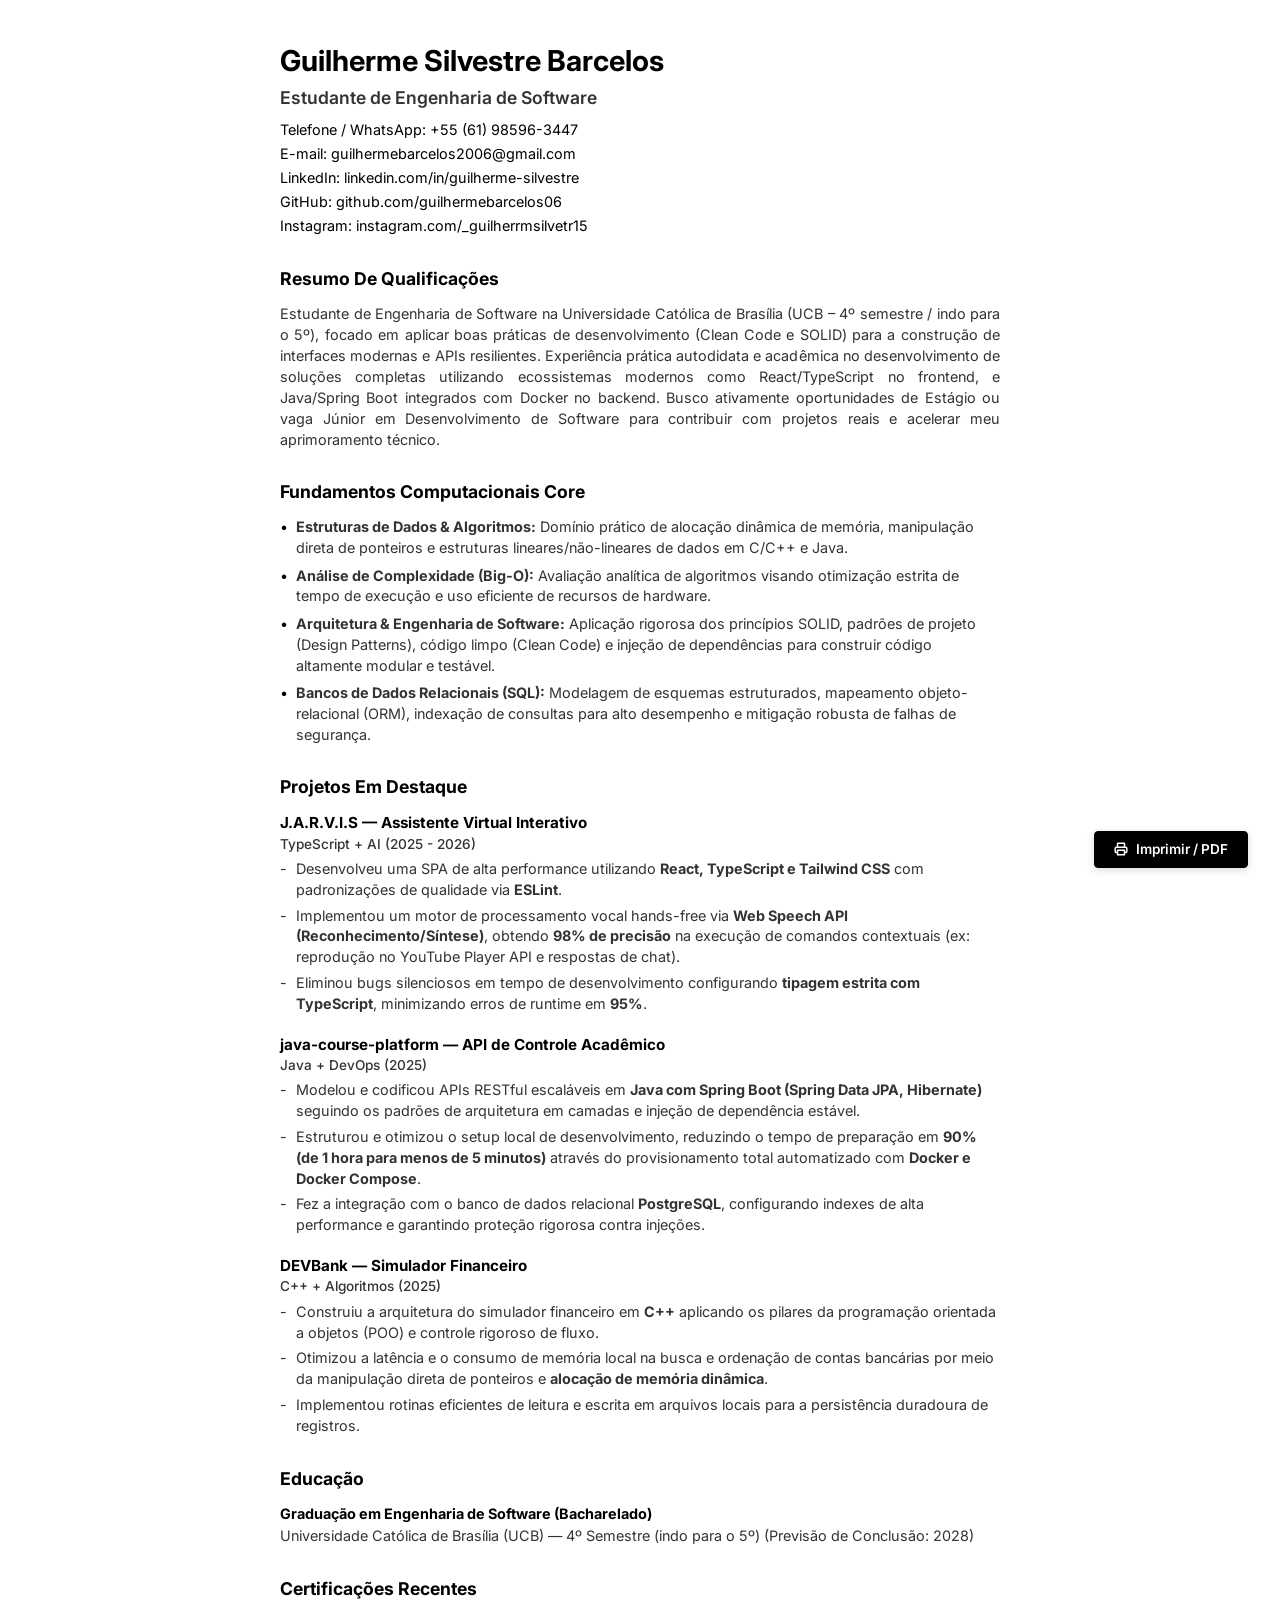
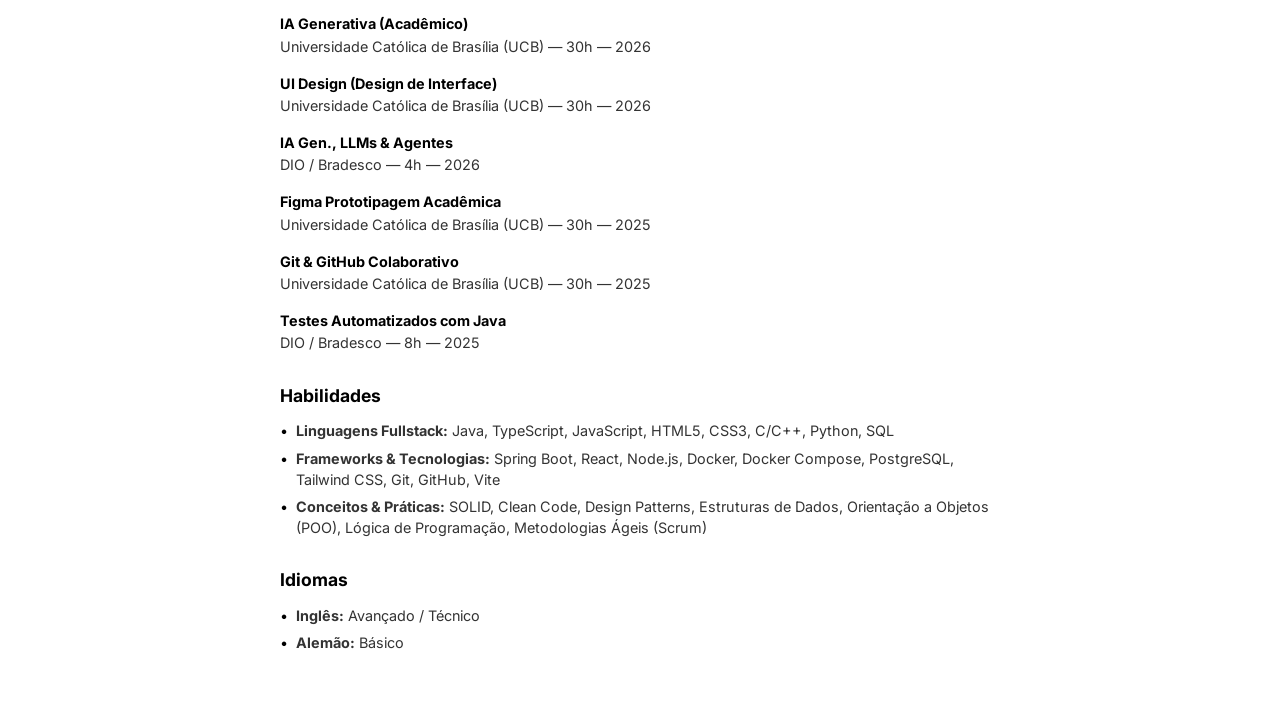
<file: curriculo_premium.html>
<!DOCTYPE html>
<html lang="pt-BR">
<head>
  <meta charset="UTF-8">
  <meta name="viewport" content="width=device-width, initial-scale=1.0">
  <title>Guilherme Silvestre Barcelos - Currículo</title>
  
  <link rel="preconnect" href="https://fonts.googleapis.com">
  <link rel="preconnect" href="https://fonts.gstatic.com" crossorigin>
  <link href="https://fonts.googleapis.com/css2?family=Inter:wght@400;500;600;700&display=swap" rel="stylesheet">
  
  <style>
    :root {
      --bg: #ffffff;
      --text: #000000;
      --text-muted: #333333;
      --primary: #000000;
      --font-family: 'Inter', -apple-system, BlinkMacSystemFont, "Segoe UI", Roboto, Helvetica, Arial, sans-serif;
    }
    
    * {
      box-sizing: border-box;
      margin: 0;
      padding: 0;
    }
    
    body {
      font-family: var(--font-family);
      background-color: var(--bg);
      color: var(--text);
      line-height: 1.45;
      padding: 2.5rem 3rem;
      display: flex;
      justify-content: center;
      align-items: flex-start;
    }
    
    .resume-container {
      width: 100%;
      max-width: 720px;
      margin: 0 auto;
      background: #ffffff;
    }
    
    /* CABEÇALHO */
    .header {
      margin-bottom: 1.8rem;
    }
    
    .name {
      font-size: 1.8rem;
      font-weight: 700;
      color: var(--primary);
      margin-bottom: 0.2rem;
    }
    
    .title {
      font-size: 1.1rem;
      font-weight: 600;
      color: var(--text-muted);
      margin-bottom: 0.6rem;
    }
    
    .contact-info {
      display: flex;
      flex-direction: column;
      gap: 0.2rem;
      font-size: 0.9rem;
      color: var(--text);
      word-break: break-word;
      overflow-wrap: break-word;
    }
    
    .contact-info a {
      color: var(--text);
      text-decoration: none;
      word-break: break-all;
    }
    
    .contact-info a:hover {
      text-decoration: underline;
    }
    
    /* SEÇÕES */
    .section {
      margin-bottom: 1.8rem;
    }
    
    .section-title {
      font-size: 1.1rem;
      font-weight: 700;
      color: var(--primary);
      margin-bottom: 0.8rem;
      text-transform: capitalize;
    }
    
    .profile-text {
      font-size: 0.9rem;
      color: var(--text-muted);
      text-align: justify;
    }
    
    /* LISTAS E BULLETS */
    .bullet-list {
      list-style: none;
      display: flex;
      flex-direction: column;
      gap: 0.4rem;
    }
    
    .bullet-list li {
      position: relative;
      padding-left: 1rem;
      font-size: 0.9rem;
      color: var(--text-muted);
    }
    
    .bullet-list li::before {
      content: "•";
      position: absolute;
      left: 0;
      color: var(--primary);
    }
    
    /* ITENS DE EXPERIÊNCIA/PROJETOS */
    .item-group {
      display: flex;
      flex-direction: column;
      gap: 1.2rem;
    }
    
    .item-header {
      margin-bottom: 0.2rem;
    }
    
    .item-title {
      font-size: 0.95rem;
      font-weight: 700;
      color: var(--text);
    }
    
    .item-date {
      font-size: 0.85rem;
      color: var(--text-muted);
      margin-bottom: 0.3rem;
      font-weight: 500;
    }
    
    .item-bullets {
      list-style: none;
      display: flex;
      flex-direction: column;
      gap: 0.3rem;
    }
    
    .item-bullets li {
      position: relative;
      padding-left: 1rem;
      font-size: 0.9rem;
      color: var(--text-muted);
    }
    
    .item-bullets li::before {
      content: "-";
      position: absolute;
      left: 0;
      color: var(--text-muted);
    }
    
    /* ACADÊMICO E OUTROS */
    .edu-block {
      display: flex;
      flex-direction: column;
      gap: 1rem;
    }
    
    .edu-item {
      font-size: 0.9rem;
    }
    
    .edu-title {
      font-weight: 700;
      color: var(--text);
    }
    
    .edu-details {
      color: var(--text-muted);
      margin-top: 0.1rem;
    }
    
    /* BOTÃO FLUTUANTE PARA IMPRESSÃO */
    .action-panel {
      position: fixed;
      bottom: 2rem;
      right: 2rem;
      z-index: 100;
    }
 
    .btn-print {
      font-family: var(--font-family);
      background: #000000;
      color: #ffffff;
      border: 1px solid #000000;
      padding: 0.6rem 1.2rem;
      border-radius: 4px;
      font-weight: 600;
      font-size: 0.85rem;
      cursor: pointer;
      display: flex;
      align-items: center;
      gap: 0.5rem;
      box-shadow: 0 2px 8px rgba(0, 0, 0, 0.15);
      transition: all 0.2s ease;
    }
 
    .btn-print:hover {
      background: #333333;
      border-color: #333333;
    }
    
    /* IMPRESSÃO */
    @media print {
      body {
        padding: 0;
        margin: 0;
        background-color: #ffffff;
      }
      .resume-container {
        max-width: 100%;
      }
      .action-panel {
        display: none !important;
      }
      .name {
        font-size: 20pt;
      }
      .title {
        font-size: 12pt;
      }
      .section-title {
        font-size: 11pt;
      }
      .profile-text, .bullet-list li, .item-bullets li, .edu-item {
        font-size: 9.5pt;
      }
    }
  </style>
</head>
<body>
 
  <!-- BOTÃO FLUTUANTE PARA IMPRESSÃO -->
  <div class="action-panel">
    <button class="btn-print" onclick="window.print()">
      <svg width="14" height="14" viewBox="0 0 24 24" fill="none" stroke="currentColor" stroke-width="2.5" stroke-linecap="round" stroke-linejoin="round"><path d="M6 9V2h12v7"></path><path d="M6 18H4a2 2 0 0 1-2-2v-5a2 2 0 0 1 2-2h16a2 2 0 0 1 2 2v5a2 2 0 0 1-2 2h-2"></path><rect x="6" y="14" width="12" height="8"></rect></svg>
      Imprimir / PDF
    </button>
  </div>
 
  <div class="resume-container">
    
    <!-- CABEÇALHO -->
    <header class="header">
      <h1 class="name">Guilherme Silvestre Barcelos</h1>
      <div class="title">Estudante de Engenharia de Software</div>
      <div class="contact-info">
        <span>Telefone / WhatsApp: <a href="https://wa.me/5561985963447" target="_blank">+55 (61) 98596-3447</a></span>
        <span>E-mail: <a href="mailto:guilhermebarcelos2006@gmail.com">guilhermebarcelos2006@gmail.com</a></span>
        <span>LinkedIn: <a href="https://www.linkedin.com/in/guilherme-silvestre-barcelos-246586354/" target="_blank">linkedin.com/in/guilherme-silvestre</a></span>
        <span>GitHub: <a href="https://github.com/guilhermebarcelos06" target="_blank">github.com/guilhermebarcelos06</a></span>
        <span>Instagram: <a href="https://instagram.com/_guilherrmsilvetr15" target="_blank">instagram.com/_guilherrmsilvetr15</a></span>
      </div>
    </header>
    
    <!-- OBJETIVO & PERFIL -->
    <section class="section">
      <h2 class="section-title">Resumo de qualificações</h2>
      <p class="profile-text">
        Estudante de Engenharia de Software na Universidade Católica de Brasília (UCB – 4º semestre / indo para o 5º), focado em aplicar boas práticas de desenvolvimento (Clean Code e SOLID) para a construção de interfaces modernas e APIs resilientes. Experiência prática autodidata e acadêmica no desenvolvimento de soluções completas utilizando ecossistemas modernos como React/TypeScript no frontend, e Java/Spring Boot integrados com Docker no backend. Busco ativamente oportunidades de Estágio ou vaga Júnior em Desenvolvimento de Software para contribuir com projetos reais e acelerar meu aprimoramento técnico.
      </p>
    </section>
    
    <!-- FUNDAMENTOS CORE -->
    <section class="section">
      <h2 class="section-title">Fundamentos computacionais core</h2>
      <ul class="bullet-list">
        <li><strong>Estruturas de Dados & Algoritmos:</strong> Domínio prático de alocação dinâmica de memória, manipulação direta de ponteiros e estruturas lineares/não-lineares de dados em C/C++ e Java.</li>
        <li><strong>Análise de Complexidade (Big-O):</strong> Avaliação analítica de algoritmos visando otimização estrita de tempo de execução e uso eficiente de recursos de hardware.</li>
        <li><strong>Arquitetura & Engenharia de Software:</strong> Aplicação rigorosa dos princípios SOLID, padrões de projeto (Design Patterns), código limpo (Clean Code) e injeção de dependências para construir código altamente modular e testável.</li>
        <li><strong>Bancos de Dados Relacionais (SQL):</strong> Modelagem de esquemas estruturados, mapeamento objeto-relacional (ORM), indexação de consultas para alto desempenho e mitigação robusta de falhas de segurança.</li>
      </ul>
    </section>
 
    <!-- PROJETOS DE DESTAQUE -->
    <section class="section">
      <h2 class="section-title">Projetos em destaque</h2>
      <div class="item-group">
        
        <!-- PROJETO 1 -->
        <div>
          <div class="item-header">
            <h3 class="item-title">J.A.R.V.I.S — Assistente Virtual Interativo</h3>
            <div class="item-date">TypeScript + AI (2025 - 2026)</div>
          </div>
          <ul class="item-bullets">
            <li>Desenvolveu uma SPA de alta performance utilizando <strong>React, TypeScript e Tailwind CSS</strong> com padronizações de qualidade via <strong>ESLint</strong>.</li>
            <li>Implementou um motor de processamento vocal hands-free via <strong>Web Speech API (Reconhecimento/Síntese)</strong>, obtendo <strong>98% de precisão</strong> na execução de comandos contextuais (ex: reprodução no YouTube Player API e respostas de chat).</li>
            <li>Eliminou bugs silenciosos em tempo de desenvolvimento configurando <strong>tipagem estrita com TypeScript</strong>, minimizando erros de runtime em <strong>95%</strong>.</li>
          </ul>
        </div>
        
        <!-- PROJETO 2 -->
        <div>
          <div class="item-header">
            <h3 class="item-title">java-course-platform — API de Controle Acadêmico</h3>
            <div class="item-date">Java + DevOps (2025)</div>
          </div>
          <ul class="item-bullets">
            <li>Modelou e codificou APIs RESTful escaláveis em <strong>Java com Spring Boot (Spring Data JPA, Hibernate)</strong> seguindo os padrões de arquitetura em camadas e injeção de dependência estável.</li>
            <li>Estruturou e otimizou o setup local de desenvolvimento, reduzindo o tempo de preparação em <strong>90% (de 1 hora para menos de 5 minutos)</strong> através do provisionamento total automatizado com <strong>Docker e Docker Compose</strong>.</li>
            <li>Fez a integração com o banco de dados relacional <strong>PostgreSQL</strong>, configurando indexes de alta performance e garantindo proteção rigorosa contra injeções.</li>
          </ul>
        </div>
        
        <!-- PROJETO 3 -->
        <div>
          <div class="item-header">
            <h3 class="item-title">DEVBank — Simulador Financeiro</h3>
            <div class="item-date">C++ + Algoritmos (2025)</div>
          </div>
          <ul class="item-bullets">
            <li>Construiu a arquitetura do simulador financeiro em <strong>C++</strong> aplicando os pilares da programação orientada a objetos (POO) e controle rigoroso de fluxo.</li>
            <li>Otimizou a latência e o consumo de memória local na busca e ordenação de contas bancárias por meio da manipulação direta de ponteiros e <strong>alocação de memória dinâmica</strong>.</li>
            <li>Implementou rotinas eficientes de leitura e escrita em arquivos locais para a persistência duradoura de registros.</li>
          </ul>
        </div>
        
      </div>
    </section>
 
    <!-- FORMAÇÃO -->
    <section class="section">
      <h2 class="section-title">Educação</h2>
      <div class="edu-block">
        <div class="edu-item">
          <div class="edu-title">Graduação em Engenharia de Software (Bacharelado)</div>
          <div class="edu-details">Universidade Católica de Brasília (UCB) — 4º Semestre (indo para o 5º) (Previsão de Conclusão: 2028)</div>
        </div>
      </div>
    </section>
 
    <!-- CERTIFICAÇÕES -->
    <section class="section">
      <h2 class="section-title">Certificações recentes</h2>
      <div class="edu-block">
        <div class="edu-item">
          <div class="edu-title">IA Generativa (Acadêmico)</div>
          <div class="edu-details">Universidade Católica de Brasília (UCB) — 30h — 2026</div>
        </div>
        <div class="edu-item">
          <div class="edu-title">UI Design (Design de Interface)</div>
          <div class="edu-details">Universidade Católica de Brasília (UCB) — 30h — 2026</div>
        </div>
        <div class="edu-item">
          <div class="edu-title">IA Gen., LLMs & Agentes</div>
          <div class="edu-details">DIO / Bradesco — 4h — 2026</div>
        </div>
        <div class="edu-item">
          <div class="edu-title">Figma Prototipagem Acadêmica</div>
          <div class="edu-details">Universidade Católica de Brasília (UCB) — 30h — 2025</div>
        </div>
        <div class="edu-item">
          <div class="edu-title">Git & GitHub Colaborativo</div>
          <div class="edu-details">Universidade Católica de Brasília (UCB) — 30h — 2025</div>
        </div>
        <div class="edu-item">
          <div class="edu-title">Testes Automatizados com Java</div>
          <div class="edu-details">DIO / Bradesco — 8h — 2025</div>
        </div>
      </div>
    </section>
 
    <!-- HABILIDADES -->
    <section class="section">
      <h2 class="section-title">Habilidades</h2>
      <ul class="bullet-list">
        <li><strong>Linguagens Fullstack:</strong> Java, TypeScript, JavaScript, HTML5, CSS3, C/C++, Python, SQL</li>
        <li><strong>Frameworks & Tecnologias:</strong> Spring Boot, React, Node.js, Docker, Docker Compose, PostgreSQL, Tailwind CSS, Git, GitHub, Vite</li>
        <li><strong>Conceitos & Práticas:</strong> SOLID, Clean Code, Design Patterns, Estruturas de Dados, Orientação a Objetos (POO), Lógica de Programação, Metodologias Ágeis (Scrum)</li>
      </ul>
    </section>
 
    <!-- IDIOMAS -->
    <section class="section">
      <h2 class="section-title">Idiomas</h2>
      <ul class="bullet-list">
        <li><strong>Inglês:</strong> Avançado / Técnico</li>
        <li><strong>Alemão:</strong> Básico</li>
      </ul>
    </section>
 
  </div>
 
  <script>
    // Trigger automático de impressão/PDF quando acessado via ?print=true
    window.addEventListener('DOMContentLoaded', () => {
      const urlParams = new URLSearchParams(window.location.search);
      if (urlParams.has('print')) {
        setTimeout(() => {
          window.print();
        }, 600);
      }
    });
  </script>
</body>
</html>
</file>
